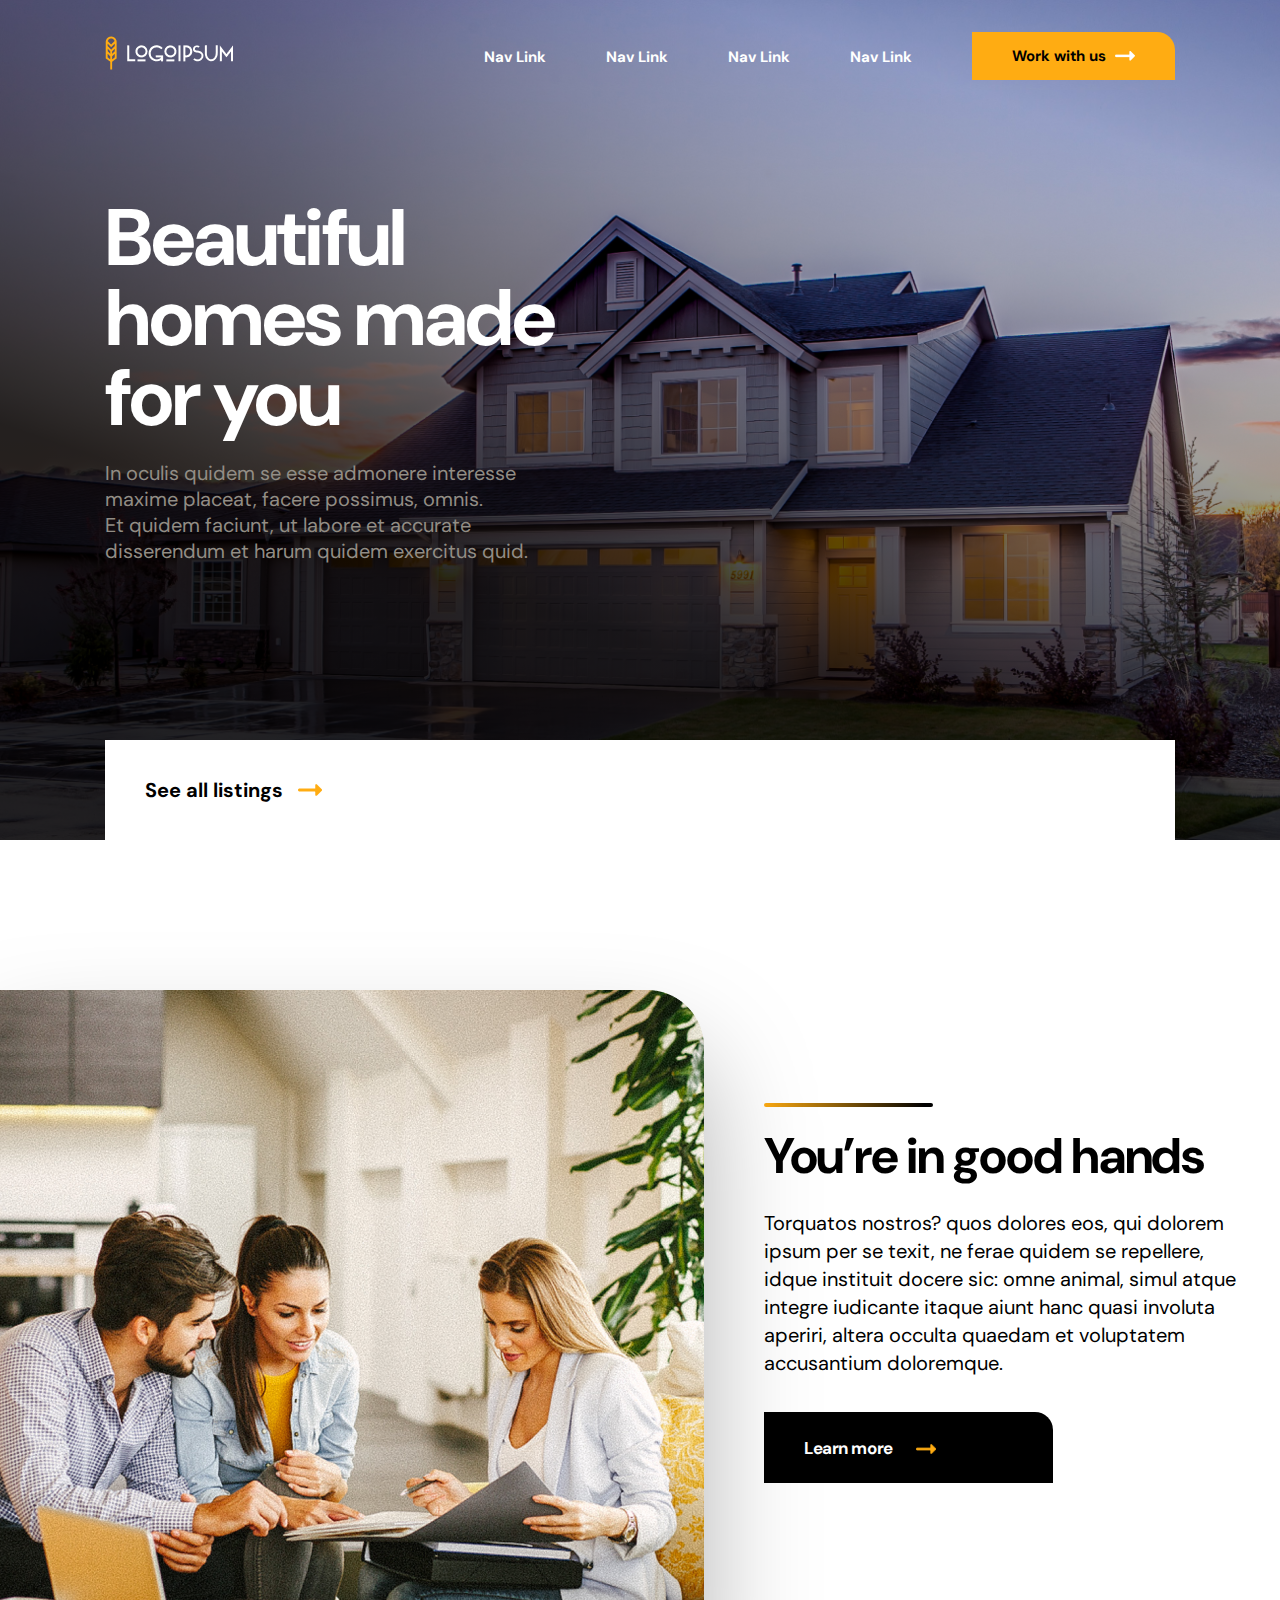
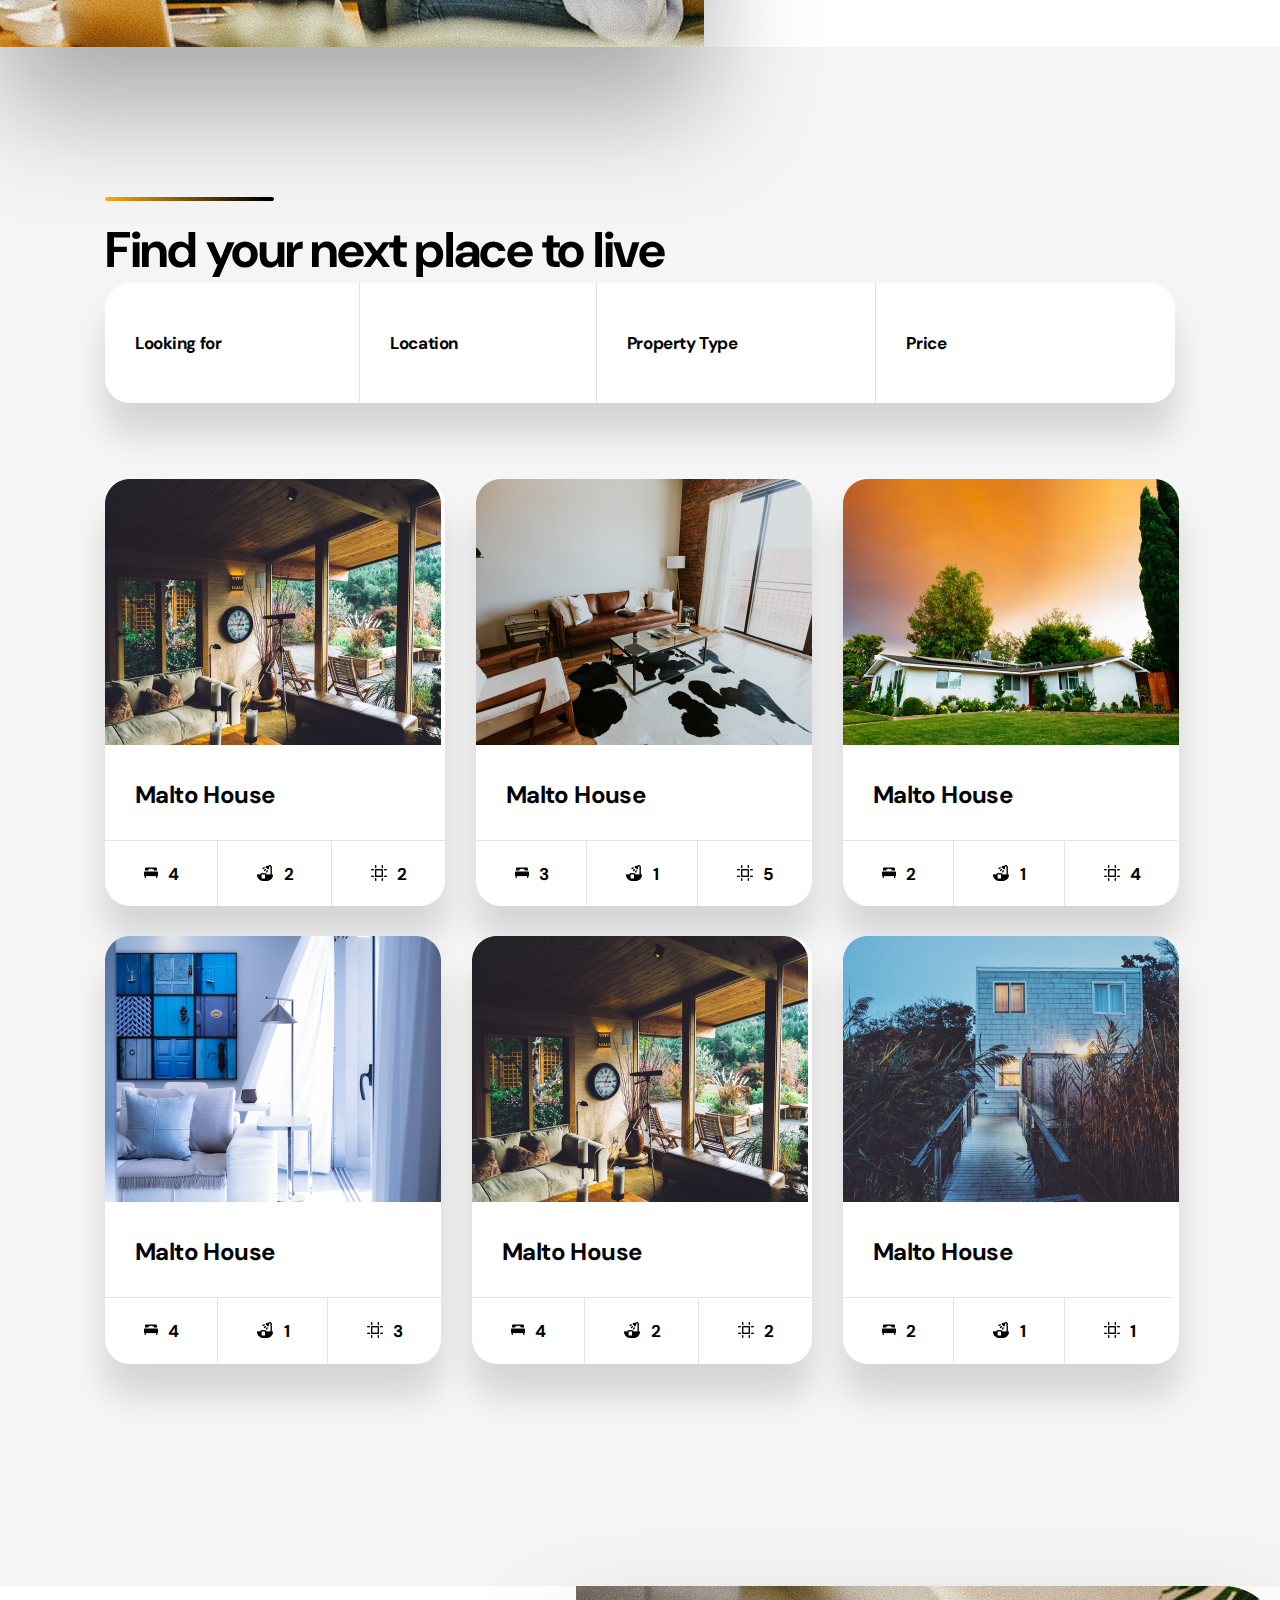
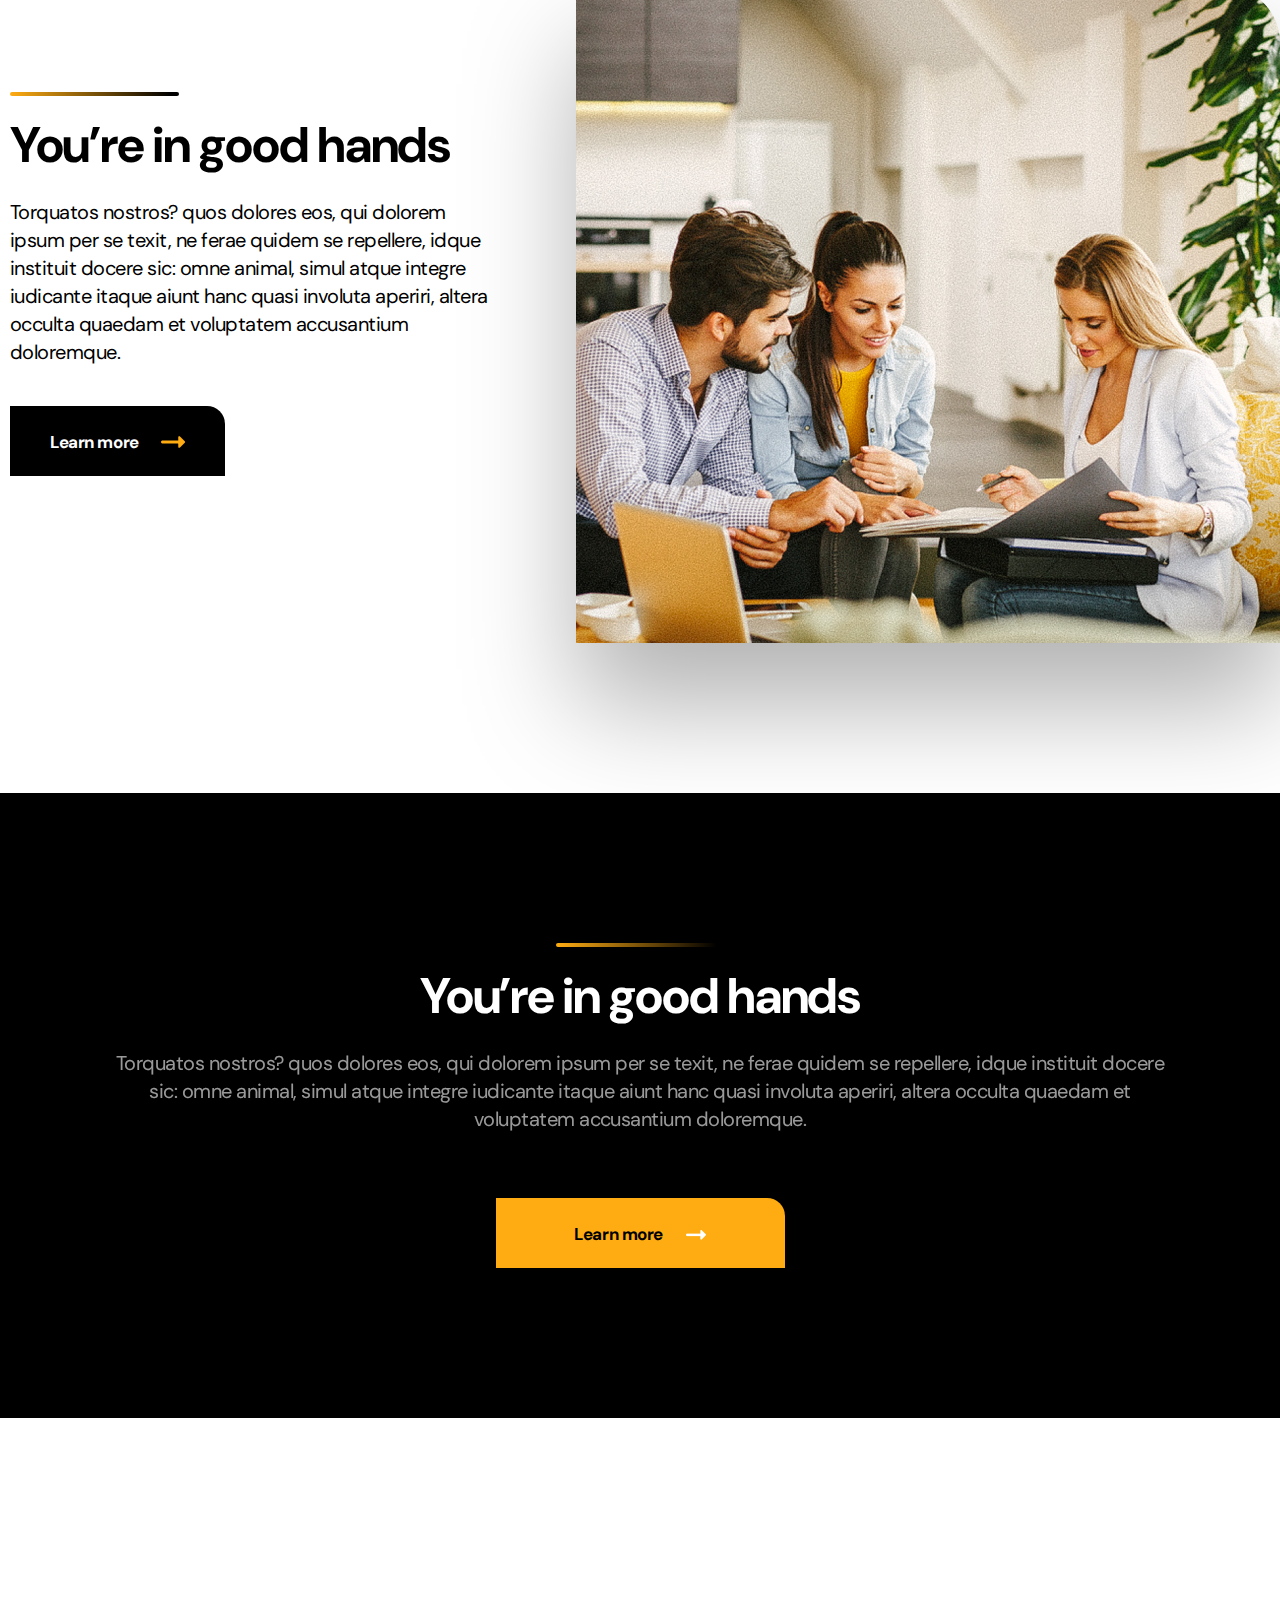
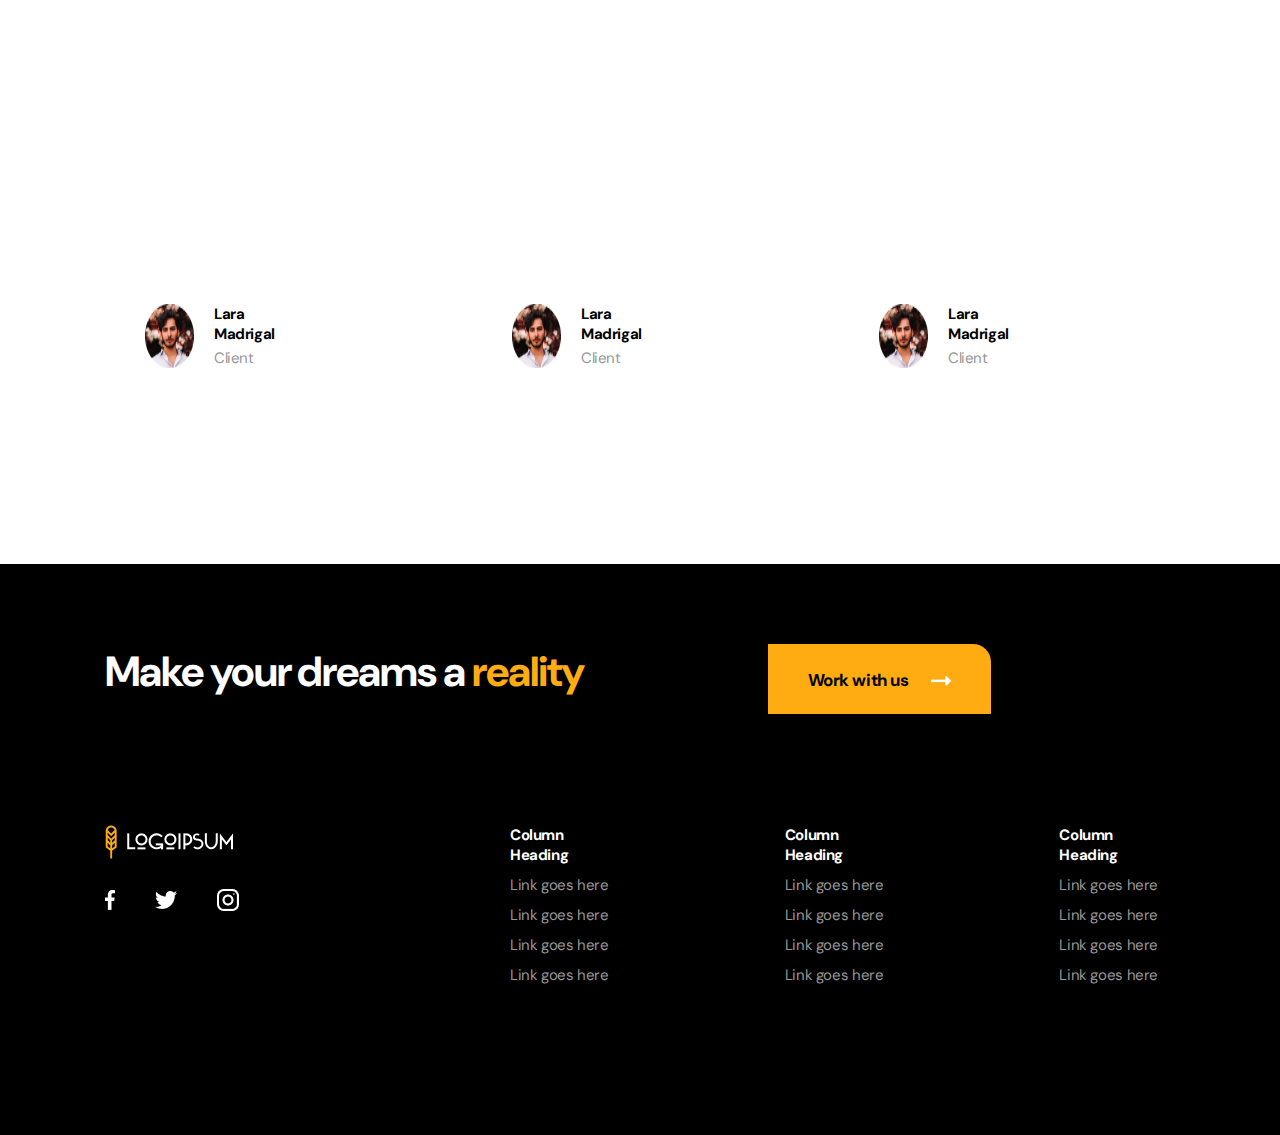
<file: index.html>
<!DOCTYPE html>
<html lang="en">
<head>
    <meta charset="UTF-8">
    <meta http-equiv="X-UA-Compatible" content="IE=edge">
    <meta name="viewport" content="width=device-width, initial-scale=1.0">
    <link rel="preconnect" href="https://fonts.gstatic.com">
    <link href="https://fonts.googleapis.com/css2?family=DM+Sans:wght@400;500;700&display=swap" rel="stylesheet">
    <link rel="stylesheet" href="style.css">
    <link rel="stylesheet" href="https://cdnjs.cloudflare.com/ajax/libs/animate.css/4.1.1/animate.min.css"/>
    <link rel="stylesheet" href="https://pro.fontawesome.com/releases/v5.10.0/css/all.css" integrity="sha384-AYmEC3Yw5cVb3ZcuHtOA93w35dYTsvhLPVnYs9eStHfGJvOvKxVfELGroGkvsg+p" crossorigin="anonymous"/>
    <title>Real Estate</title>
</head>
<body>
<header>
    <div class="container">
        <nav class="header__navigation">
            <div class="header__logo">
                <a href=""><img src="img/header__logo-1.png" alt=""></a>
                <a href=""><img src="img/header__logo-txt.png" alt=""></a>
            </div>
            <div class="header__burger">
                <span></span>
                <span class="header__burger-center"></span>
                <span></span>
            </div>
            <div class="header__navigation-wrapper">
                <ul class="nav-list">
                    <li><a href="#">Nav Link</a></li>
                    <li><a href="#">Nav Link</a></li>
                    <li><a href="#">Nav Link</a></li>
                    <li><a href="#">Nav Link</a></li>
                    <li><a href="#" class="navigation__btn">Work with us</a><img src="img/header__arrow.png" alt=""></li>
                </ul>
            </div>
        </nav>
        <div class="header__content">
            <h1 class="header__content-title">Beautiful<br /> homes made<br /> for you</h1>
            <p class="header__content-txt">In oculis quidem se esse admonere interesse <br /> maxime placeat, facere possimus, omnis. <br /> Et quidem faciunt, ut labore et accurate<br /> disserendum et harum quidem exercitus quid.</p>
            <a href="#" class="header__content_products-link">
                <span>See all listings</span>
                <img src="img/yellow__arrow.png" alt="">
            </a>
        </div>
    </div>
</header>
<main>
    <div class="container">
        <div class="main__wrapper">
            <img src="img/main__bg.png" alt="" class="main__img">
            <div class="main__content">
                <div class="main__border"></div>
                <h2>You’re in good hands</h2>
                <p>Torquatos nostros? quos dolores eos, qui dolorem ipsum per se texit, ne ferae quidem se repellere, idque instituit docere sic: omne animal, simul atque integre iudicante itaque aiunt hanc quasi involuta aperiri, altera occulta quaedam et voluptatem accusantium doloremque.</p>
                <a href="#">
                    <span>Learn more</span>
                    <img src="img/yellow__arrow.png" alt="">
                </a>
            </div>
        </div>
    </div>
</main>
<div class="shop__list">
   <div class="container">
    <div class="shop__list__header">
        <div class="main__border"></div>
        <h2 class="shop__list__title">Find your next place to live</h2>
        <ul class="drop-down-menu">
            <li class="drop-down-menu-item">
                <span class="drop-down-menu-item-title" id="dropdown__looking">Looking for <i class="fas fa-angle-down"></i></span>
                <div class="drop-down-menu-item-wrapper " id="dropdown__looking-links">
                    <a href="#" class="drop-down-menu-item-wrapper-link">Malto House</a>
                    <a href="#" class="drop-down-menu-item-wrapper-link">Modern House</a>
                </div>
            </li>
            <li class="drop-down-menu-item">
                <span class="drop-down-menu-item-title" id="dropdown__locat">Location <i class="fas fa-angle-down"></i></span>
                <div class="drop-down-menu-item-wrapper " id="dropdown__locat-links">
                    <a href="#" class="drop-down-menu-item-wrapper-link">California</a>
                    <a href="#" class="drop-down-menu-item-wrapper-link">Texas</a>
                </div>
            </li>
            <li class="drop-down-menu-item">
                <span class="drop-down-menu-item-title" id="dropdown__prop">Property Type <i class="fas fa-angle-down"></i></span>
                <div class="drop-down-menu-item-wrapper " id="dropdown__prop-links">
                    <a href="#" class="drop-down-menu-item-wrapper-link">Apartment</a>
                    <a href="#" class="drop-down-menu-item-wrapper-link">Cabin</a>
                    <a href="#" class="drop-down-menu-item-wrapper-link">Single Detached House</a>
                </div>
            </li>
            <li class="drop-down-menu-item">
                <span class="drop-down-menu-item-title" id="dropdown__price">Price <i class="fas fa-angle-down"></i></span>
                <div class="drop-down-menu-item-wrapper " id="dropdown__price-links">
                    <a href="#" class="drop-down-menu-item-wrapper-link">5000$-10000$</a>
                    <a href="#" class="drop-down-menu-item-wrapper-link">15000$ and more</a>
                </div>
            </li>
        </ul>
    </div>
    <div class="shop__list__main">
        <div class="shop__list__main_first-line">
            <a class="product" href="product.html">
                <img src="img/fist-product.png" alt="" class="product__img">
                <h3 class="product__title">Malto House</h3>
                <ul class="product__feature">
                    <li class="product__feature-item">
                        <img src="img/bed__icon.png" alt="" class="product__feature-item-pic">
                        <span class="product__feature-item-count">4</span>
                    </li>
                    <li class="product__feature-item">
                        <img src="img/shower__icon.png" alt="" class="product__feature-item-pic">
                        <span class="product__feature-item-count">2</span>
                    </li>
                    <li class="product__feature-item">
                        <img src="img/Size.png" alt="" class="product__feature-item-pic">
                        <span class="product__feature-item-count">2</span>
                    </li>
                </ul>
            </a>
            <a class="product" href="product.html">
                <img src="img/second-product.png" alt="" class="product__img">
                <h3 class="product__title">Malto House</h3>
                <ul class="product__feature">
                    <li class="product__feature-item">
                        <img src="img/bed__icon.png" alt="" class="product__feature-item-pic">
                        <span class="product__feature-item-count">3</span>
                    </li>
                    <li class="product__feature-item">
                        <img src="img/shower__icon.png" alt="" class="product__feature-item-pic">
                        <span class="product__feature-item-count">1</span>
                    </li>
                    <li class="product__feature-item">
                        <img src="img/Size.png" alt="" class="product__feature-item-pic">
                        <span class="product__feature-item-count">5</span>
                    </li>
                </ul>
            </a>
            <a class="product" href="product.html">
                <img src="img/third-product.png" alt="" class="product__img">
                <h3 class="product__title">Malto House</h3>
                <ul class="product__feature">
                    <li class="product__feature-item">
                        <img src="img/bed__icon.png" alt="" class="product__feature-item-pic">
                        <span class="product__feature-item-count">2</span>
                    </li>
                    <li class="product__feature-item">
                        <img src="img/shower__icon.png" alt="" class="product__feature-item-pic">
                        <span class="product__feature-item-count">1</span>
                    </li>
                    <li class="product__feature-item">
                        <img src="img/Size.png" alt="" class="product__feature-item-pic">
                        <span class="product__feature-item-count">4</span>
                    </li>
                </ul>
            </a>
        </div>
        <div class="shop__list__main_second-line">
            <a class="product" href="product.html">
                <img src="img/fourth-product.png" alt="" class="product__img">
                <h3 class="product__title">Malto House</h3>
                <ul class="product__feature">
                    <li class="product__feature-item">
                        <img src="img/bed__icon.png" alt="" class="product__feature-item-pic">
                        <span class="product__feature-item-count">4</span>
                    </li>
                    <li class="product__feature-item">
                        <img src="img/shower__icon.png" alt="" class="product__feature-item-pic">
                        <span class="product__feature-item-count">1</span>
                    </li>
                    <li class="product__feature-item">
                        <img src="img/Size.png" alt="" class="product__feature-item-pic">
                        <span class="product__feature-item-count">3</span>
                    </li>
                </ul>
            </a>
            <a class="product" href="product.html">
                <img src="img/fist-product.png" alt="" class="product__img">
                <h3 class="product__title">Malto House</h3>
                <ul class="product__feature">
                    <li class="product__feature-item">
                        <img src="img/bed__icon.png" alt="" class="product__feature-item-pic">
                        <span class="product__feature-item-count">4</span>
                    </li>
                    <li class="product__feature-item">
                        <img src="img/shower__icon.png" alt="" class="product__feature-item-pic">
                        <span class="product__feature-item-count">2</span>
                    </li>
                    <li class="product__feature-item">
                        <img src="img/Size.png" alt="" class="product__feature-item-pic">
                        <span class="product__feature-item-count">2</span>
                    </li>
                </ul>
            </a>
            <a class="product" href="product.html">
                <img src="img/sixth-product.png" alt="" class="product__img">
                <h3 class="product__title">Malto House</h3>
                <ul class="product__feature">
                    <li class="product__feature-item">
                        <img src="img/bed__icon.png" alt="" class="product__feature-item-pic">
                        <span class="product__feature-item-count">2</span>
                    </li>
                    <li class="product__feature-item">
                        <img src="img/shower__icon.png" alt="" class="product__feature-item-pic">
                        <span class="product__feature-item-count">1</span>
                    </li>
                    <li class="product__feature-item">
                        <img src="img/Size.png" alt="" class="product__feature-item-pic">
                        <span class="product__feature-item-count">1</span>
                    </li>
                </ul>
            </a>
        </div>
    </div>
   </div>
</div>
<div class="info">
   <div class="info__wrapper">
        <div class="info__content">
            <div class="info__content-border"></div>
            <h2 class="info__content-title">You’re in good hands </h2>
            <p class="info__content-txt">Torquatos nostros? quos dolores eos, qui dolorem ipsum per se texit, ne ferae quidem se repellere, idque instituit docere sic: omne animal, simul atque integre iudicante itaque aiunt hanc quasi involuta aperiri, altera occulta quaedam et voluptatem accusantium doloremque.</p>
            <a href="#" class="info__content-link">
                <span>Learn more</span>
                <img src="img/yellow__arrow.png" alt="">
            </a>
        </div>
        <div class="info__pic"><img src="img/main__bg.png" alt=""></div>
   </div>
</div>
<div class="subinfo">
    <div class="container">
        <div class="subinfo__border info__content-border"></div>
        <h2 class="info__content-title subinfo__title">You’re in good hands </h2>
        <p class="info__content-txt subinfo__txt">Torquatos nostros? quos dolores eos, qui dolorem ipsum per se texit, ne ferae quidem se repellere, idque instituit docere sic: omne animal, simul atque integre iudicante itaque aiunt hanc quasi involuta aperiri, altera occulta quaedam et voluptatem accusantium doloremque.</p>
        <a href="#" class="info__content-link subinfo__link">
            <span>Learn more</span>
            <img src="img/header__arrow.png" alt="">
        </a>
    </div>
</div>
<div class="tabs">
    <div class="container">
        <div class="tab-item">
            <div class="tab__content animate__animated animate__backInUp" id="tab_content_1">
                <div class="tabs__border"></div>
                “Certe, inquam, pertinax non existimant oportere exquisitis rationibus conquisitis de quo enim ipsam. Torquem detraxit hosti et quidem faciunt, ut aut.”
            </div>
            <div class="tab_preview" id="tab_1">
                <img src="img/author.png" alt="" class="tab__img">
                <div class="tab_preview-info">
                    <h4 class="tab_preview-title">Lara Madrigal</h4>
                    <span class="tab_preview-subtitle">Client</span>
                </div>
            </div>
        </div>
        <div class="tab-item">
            <div class="tab__content animate__animated animate__backInUp" id="tab_content_2">
                <div class="tabs__border "></div>
                “Certe, inquam, pertinax non existimant oportere exquisitis rationibus conquisitis de quo enim ipsam. Torquem detraxit hosti et quidem faciunt, ut aut.”
            </div>
            <div class="tab_preview" id="tab_2">
                <img src="img/author.png" alt="" class="tab__img">
                <div class="tab_preview-info">
                    <h4 class="tab_preview-title">Lara Madrigal</h4>
                    <span class="tab_preview-subtitle">Client</span>
                </div>
            </div>
        </div>
        <div class="tab-item">
            <div class="tab__content animate__animated animate__backInUp" id="tab_content_3">
                <div class="tabs__border "></div>
                “Certe, inquam, pertinax non existimant oportere exquisitis rationibus conquisitis de quo enim ipsam. Torquem detraxit hosti et quidem faciunt, ut aut.”
            </div>
            <div class="tab_preview" id="tab_3">
                <img src="img/author.png" alt="" class="tab__img">
                <div class="tab_preview-info">
                    <h4 class="tab_preview-title">Lara Madrigal</h4>
                    <span class="tab_preview-subtitle">Client</span>
                </div>
            </div>
        </div>
    </div>
</div>
<footer>
    <div class="container">
        <div class="footer__frst_line">
            <h3 class="footer__title">Make your dreams a <span>reality</span></h3>
            <a href="#" class="info__content-link subinfo__link">
                <span>Work with us</span>
                <img src="img/header__arrow.png" alt="">
            </a>
        </div>
        <div class="footer__scnd_line">
            <div class="footer__social_media">
                <div class="footer__logo">
                    <img src="img/header__logo-1.png" alt="">
                    <img src="img/header__logo-txt.png" alt="">
                </div>
                <div class="social__media">
                    <a href="https://www.facebook.com/"><img src="img/facebook.png" alt=""></a>
                    <a href="https://twitter.com/"><img src="img/twitter.png" alt=""></a>
                    <a href="https://www.instagram.com/?hl=ru"> <img src="img/inst.png" alt=""></a>
                </div>
            </div>
            <ul class="footer__list">
                <ul class="footer__sublist">
                    <li class="footer__item">Column Heading</li>
                    <li class="footer__item">Link goes here</li>
                    <li class="footer__item">Link goes here</li>
                    <li class="footer__item">Link goes here</li>
                    <li class="footer__item">Link goes here</li>
                </ul>
                <ul class="footer__sublist">
                    <li class="footer__item">Column Heading</li>
                    <li class="footer__item">Link goes here</li>
                    <li class="footer__item">Link goes here</li>
                    <li class="footer__item">Link goes here</li>
                    <li class="footer__item">Link goes here</li>
                </ul>
                <ul class="footer__sublist">
                    <li class="footer__item">Column Heading</li>
                    <li class="footer__item">Link goes here</li>
                    <li class="footer__item">Link goes here</li>
                    <li class="footer__item">Link goes here</li>
                    <li class="footer__item">Link goes here</li>
                </ul>
            </ul>
        </div>
    </div>
</footer>


<script src="https://ajax.googleapis.com/ajax/libs/jquery/3.6.0/jquery.min.js"></script>
<script src="script.js"></script>
</body>
</html>
</file>
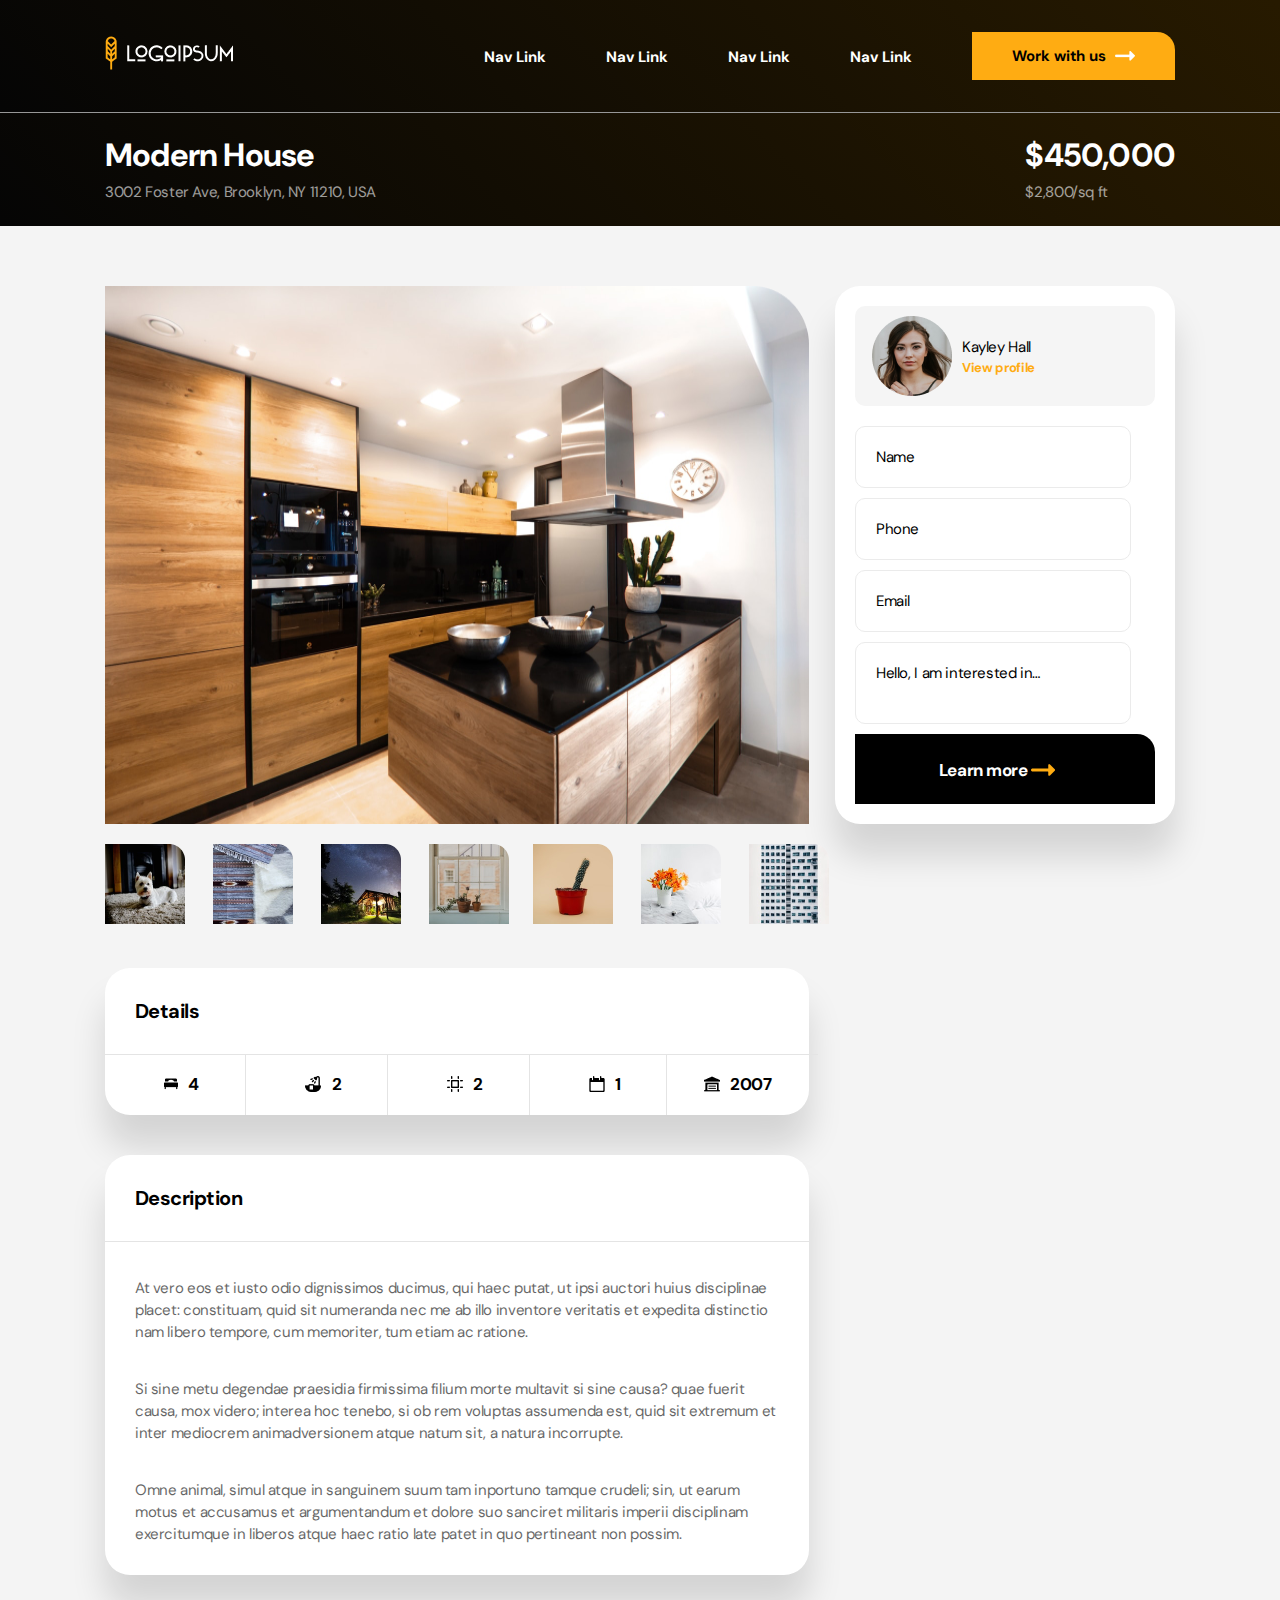
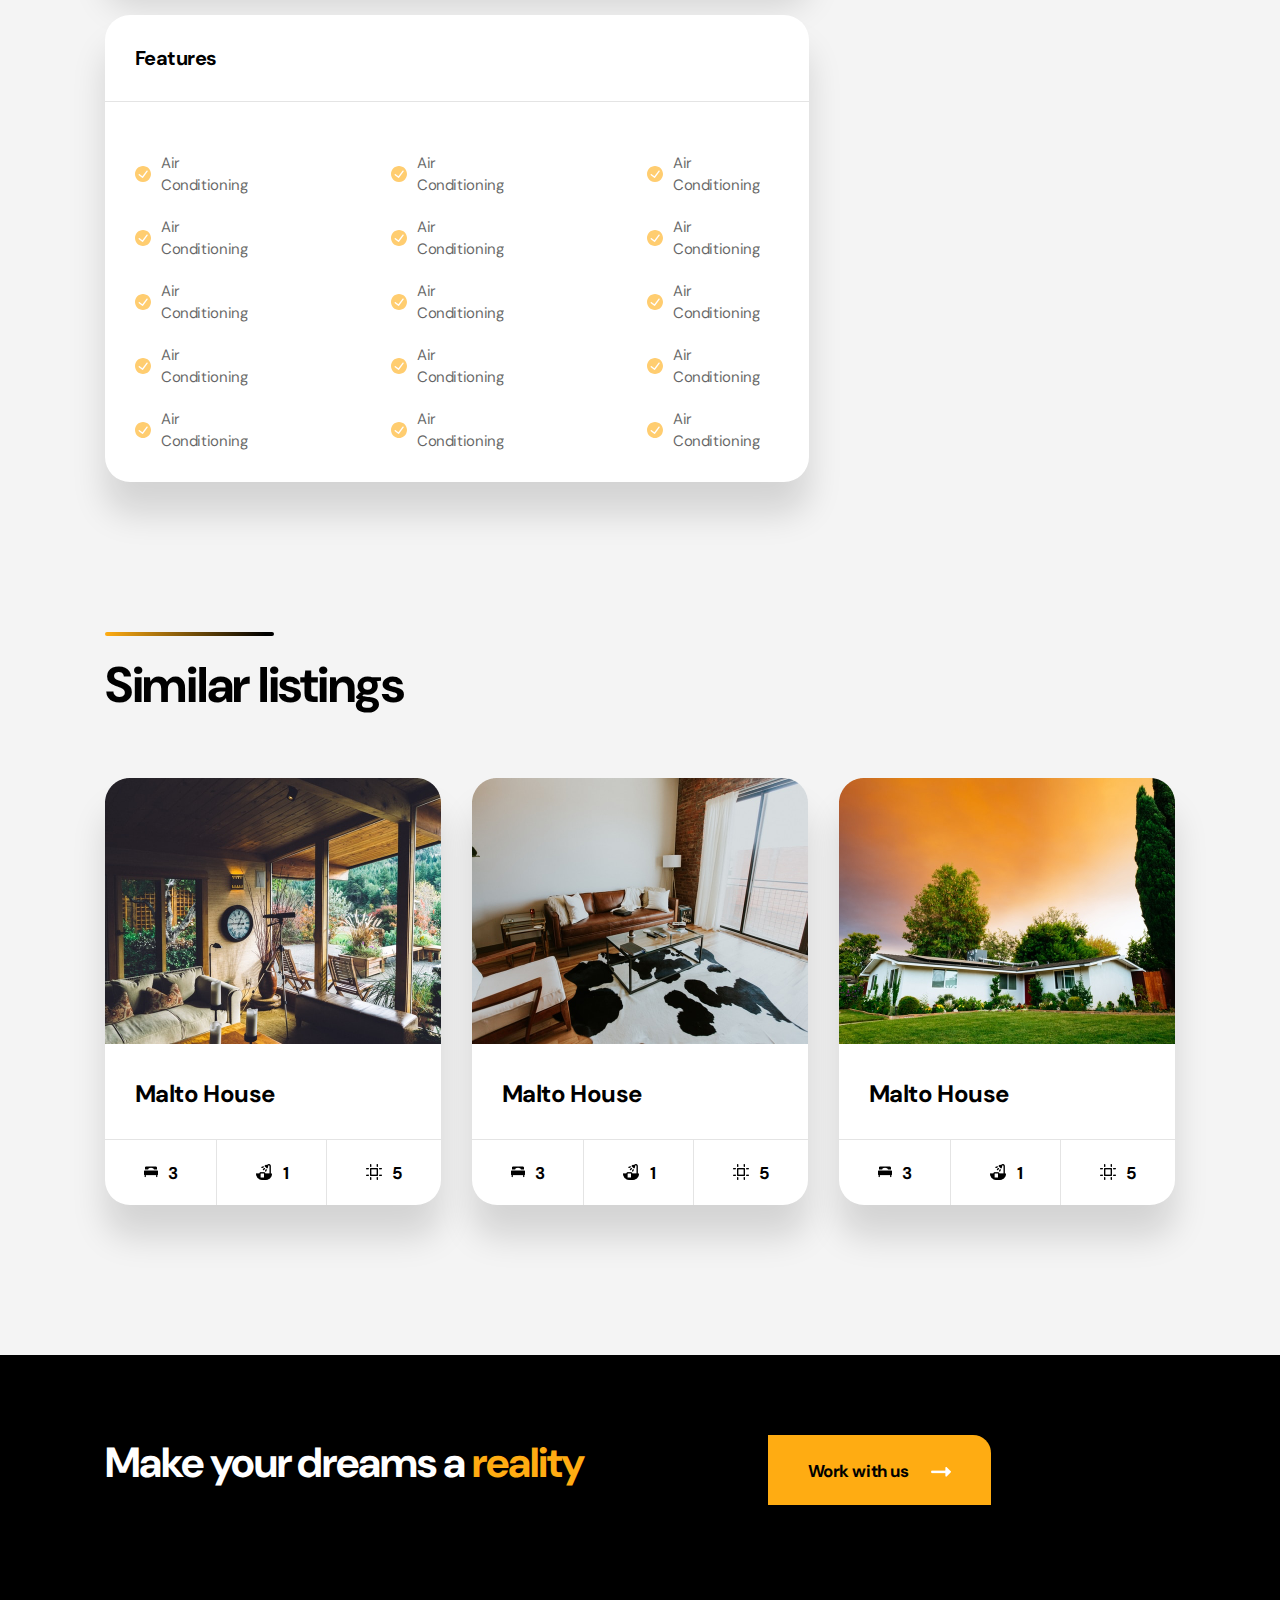
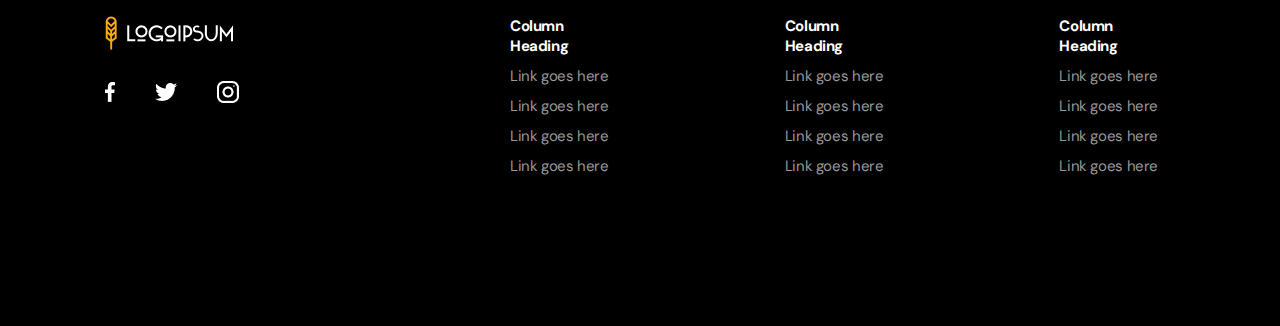
<file: product.html>
<!DOCTYPE html>
<html lang="en">
<head>
    <meta charset="UTF-8">
    <meta http-equiv="X-UA-Compatible" content="IE=edge">
    <meta name="viewport" content="width=device-width, initial-scale=1.0">
    <title>Product</title>
    <link rel="stylesheet" href="style.css">
    <link rel="preconnect" href="https://fonts.gstatic.com">
    <link href="https://fonts.googleapis.com/css2?family=DM+Sans:wght@400;500;700&display=swap" rel="stylesheet">
    <link rel="stylesheet" href="style.css">
    <link rel="stylesheet" href="https://cdnjs.cloudflare.com/ajax/libs/animate.css/4.1.1/animate.min.css"/>
    <link rel="stylesheet" href="https://pro.fontawesome.com/releases/v5.10.0/css/all.css" integrity="sha384-AYmEC3Yw5cVb3ZcuHtOA93w35dYTsvhLPVnYs9eStHfGJvOvKxVfELGroGkvsg+p" crossorigin="anonymous"/>
</head>
<body>
<header class="product__header">
    <div class="page__navigation-wrapper">
        <div class="container">
            <nav class="header__navigation">
                <div class="header__logo">
                    <a href="index.html"><img src="img/header__logo-1.png" alt=""></a>
                    <a href="index.html"><img src="img/header__logo-txt.png" alt=""></a>
                </div>
                <div class="header__burger">
                    <span></span>
                    <span class="header__burger-center"></span>
                    <span></span>
                </div>
                <div class="header__navigation-wrapper">
                    <ul class="nav-list">
                        <li><a href="#">Nav Link</a></li>
                        <li><a href="#">Nav Link</a></li>
                        <li><a href="#">Nav Link</a></li>
                        <li><a href="#">Nav Link</a></li>
                        <li><a href="#" class="navigation__btn">Work with us</a><img src="img/header__arrow.png" alt=""></li>
                    </ul>
                </div>
            </nav>
        </div>
    </div>
    <div class="page__navigation-wrapper">
        <div class="container">
            <div class="product__header_wrapper">
                <div class="product__header-info">
                    <span class="product__header-info-title">Modern House</span>
                    <span class="product__header-info-subtitle">3002 Foster Ave, Brooklyn, NY 11210, USA</span>
                </div>
                <div class="product__header-price">
                    <span class="product__header-price-main">$450,000</span>
                    <span class="product__header-price-sqft">$2,800/sq ft</span>
                </div>
            </div>
        </div>
    </div>
</header>
<div class="product__main">
    <div class="container">
        <div class="product__main-wrapper">
            <img src="img/product__main-img.png" alt="" class="main-img product-main-img">
            <aside>
                <div class="product__seller">
                    <img src="img/seller.png" alt="">
                    <div class="product__seller-info">
                        <span class="product__seller-name">Kayley Hall</span>
                        <a href="#" class="product__seller-link">View profile</a>
                    </div>
                </div>
                <input type="text" placeholder="Name" class="aside__input">
                <input type="text" placeholder="Phone" class="aside__input">
                <input type="text" placeholder="Email" class="aside__input">
                <input type="text" placeholder="Hello, I am interested in…" class="aside__input aside__input-last">
                <a href="#" class="aside__link">
                    <span>Learn more</span>
                    <img src="img/yellow__arrow.png" alt="">
                </a>
            </aside>
        </div>
    </div>
</div>
<div class="product__info">
    <div class="container">
        <div class="gallery">
            <div class="gallery__line">
                <img src="img/gallery__1.png" class="first__gallery-item" alt="">
                <img src="img/gallery__2.png" alt="">
                <img src="img/gallery__3.png" alt="">
                <img src="img/gallery__4.png" alt="">
            </div>
            <div class="gallery__line-scnd">
                <img src="img/gallery__5.png" alt="">
                <img src="img/gallery__46png.png" alt="">
                <img src="img/gallery__7.png" alt="">
            </div>
        </div>
        <div class="product__details">
            <h2 class="product__details-title">Details</h2>
            <div class="product__details-info">
                <div id="product__details-info-item-1" class="product__details-info-item">
                    <img src="img/bed__icon.png" class="product__details-info-item-img"></img>
                    <span class="product__details-info-item-count">4</span>
                </div>
                <div id="product__details-info-item-2" class="product__details-info-item">
                    <img src="img/shower__icon.png" class="product__details-info-item-img"></img>
                    <span class="product__details-info-item-count">2</span>
                </div>
                <div id="product__details-info-item-3" class="product__details-info-item">
                    <img src="img/Size.png" class="product__details-info-item-img"></img>
                    <span class="product__details-info-item-count">2</span>
                </div>
                <div id="product__details-info-item-4" class="product__details-info-item">
                    <img src="img/date.svg" class="product__details-info-item-img"></img>
                    <span class="product__details-info-item-count">1</span>
                </div>
                <div id="product__details-info-item-5" class="product__details-info-item">
                    <img src="img/garage__icon.png" class="product__details-info-item-img"></img>
                    <span class="product__details-info-item-count">2007</span>
                </div>
            </div>
        </div>
        <div class="description">
            <h2 class="description__title">Description</h2>
            <div class="description__content">
                <p class="description__content-txt">At vero eos et iusto odio dignissimos ducimus, qui haec putat, ut ipsi auctori huius disciplinae placet: constituam, quid sit numeranda nec me ab illo inventore veritatis et expedita distinctio nam libero tempore, cum memoriter, tum etiam ac ratione.</p>
                <p class="description__content-txt">Si sine metu degendae praesidia firmissima filium morte multavit si sine causa? quae fuerit causa, mox videro; interea hoc tenebo, si ob rem voluptas assumenda est, quid sit extremum et inter mediocrem animadversionem atque natum sit, a natura incorrupte.</p>
                <p class="description__content-txt">Omne animal, simul atque in sanguinem suum tam inportuno tamque crudeli; sin, ut earum motus et accusamus et argumentandum et dolore suo sanciret militaris imperii disciplinam exercitumque in liberos atque haec ratio late patet in quo pertineant non possim.</p>
            </div>
        </div>
        <div class="features">
            <h2 class="description__title">Features</h2>
            <div class="features__content">
                <ul class="features-list">
                    <li class="features-list-item"><span>Air Conditioning</span><img src="img/Check Yellow.svg" alt=""></li>
                    <li class="features-list-item"><span>Air Conditioning</span><img src="img/Check Yellow.svg" alt=""></li>
                    <li class="features-list-item"><span>Air Conditioning</span><img src="img/Check Yellow.svg" alt=""></li>
                    <li class="features-list-item"><span>Air Conditioning</span><img src="img/Check Yellow.svg" alt=""></li>
                    <li class="features-list-item"><span>Air Conditioning</span><img src="img/Check Yellow.svg" alt=""></li>
                </ul>
                <ul class="features-list">
                    <li class="features-list-item"><span>Air Conditioning</span><img src="img/Check Yellow.svg" alt=""></li>
                    <li class="features-list-item"><span>Air Conditioning</span><img src="img/Check Yellow.svg" alt=""></li>
                    <li class="features-list-item"><span>Air Conditioning</span><img src="img/Check Yellow.svg" alt=""></li>
                    <li class="features-list-item"><span>Air Conditioning</span><img src="img/Check Yellow.svg" alt=""></li>
                    <li class="features-list-item"><span>Air Conditioning</span><img src="img/Check Yellow.svg" alt=""></li>
                </ul>
                <ul class="features-list">
                    <li class="features-list-item"><span>Air Conditioning</span><img src="img/Check Yellow.svg" alt=""></li>
                    <li class="features-list-item"><span>Air Conditioning</span><img src="img/Check Yellow.svg" alt=""></li>
                    <li class="features-list-item"><span>Air Conditioning</span><img src="img/Check Yellow.svg" alt=""></li>
                    <li class="features-list-item"><span>Air Conditioning</span><img src="img/Check Yellow.svg" alt=""></li>
                    <li class="features-list-item"><span>Air Conditioning</span><img src="img/Check Yellow.svg" alt=""></li>
                </ul>
            </div>
        </div>
        <div class="listings">
            <div class="listings__border"></div>
                <h2 class="listings__title">Similar listings</h2>
            <div class="listings__wrapper">
                    <a class="product" href="product.html">
                        <img src="img/fist-product.png" alt="" class="product__img">
                        <h3 class="product__title">Malto House</h3>
                        <ul class="product__feature">
                            <li class="product__feature-item">
                                <img src="img/bed__icon.png" alt="" class="product__feature-item-pic">
                                <span class="product__feature-item-count">3</span>
                            </li>
                            <li class="product__feature-item">
                                <img src="img/shower__icon.png" alt="" class="product__feature-item-pic">
                                <span class="product__feature-item-count">1</span>
                            </li>
                            <li class="product__feature-item">
                                <img src="img/Size.png" alt="" class="product__feature-item-pic">
                                <span class="product__feature-item-count">5</span>
                            </li>
                        </ul>
                    </a>
                    <a class="product" href="product.html">
                        <img src="img/second-product.png" alt="" class="product__img">
                        <h3 class="product__title">Malto House</h3>
                        <ul class="product__feature">
                            <li class="product__feature-item">
                                <img src="img/bed__icon.png" alt="" class="product__feature-item-pic">
                                <span class="product__feature-item-count">3</span>
                            </li>
                            <li class="product__feature-item">
                                <img src="img/shower__icon.png" alt="" class="product__feature-item-pic">
                                <span class="product__feature-item-count">1</span>
                            </li>
                            <li class="product__feature-item">
                                <img src="img/Size.png" alt="" class="product__feature-item-pic">
                                <span class="product__feature-item-count">5</span>
                            </li>
                        </ul>
                    </a>
                    <a class="product" href="product.html">
                        <img src="img/third-product.png" alt="" class="product__img">
                        <h3 class="product__title">Malto House</h3>
                        <ul class="product__feature">
                            <li class="product__feature-item">
                                <img src="img/bed__icon.png" alt="" class="product__feature-item-pic">
                                <span class="product__feature-item-count">3</span>
                            </li>
                            <li class="product__feature-item">
                                <img src="img/shower__icon.png" alt="" class="product__feature-item-pic">
                                <span class="product__feature-item-count">1</span>
                            </li>
                            <li class="product__feature-item">
                                <img src="img/Size.png" alt="" class="product__feature-item-pic">
                                <span class="product__feature-item-count">5</span>
                            </li>
                        </ul>
                    </a>
                </div>
        </div>
    </div>
</div>
<footer class="product__footer">
    <div class="container">
        <div class="footer__frst_line">
            <h3 class="footer__title">Make your dreams a <span>reality</span></h3>
            <a href="#" class="info__content-link subinfo__link">
                <span>Work with us</span>
                <img src="img/header__arrow.png" alt="">
            </a>
        </div>
        <div class="footer__scnd_line">
            <div class="footer__social_media">
                <div class="footer__logo">
                    <img src="img/header__logo-1.png" alt="">
                    <img src="img/header__logo-txt.png" alt="">
                </div>
                <div class="social__media">
                    <a href="https://www.facebook.com/"><img src="img/facebook.png" alt=""></a>
                    <a href="https://twitter.com/"><img src="img/twitter.png" alt=""></a>
                    <a href="https://www.instagram.com/?hl=ru"> <img src="img/inst.png" alt=""></a>
                </div>
            </div>
            <ul class="footer__list">
                <ul class="footer__sublist">
                    <li class="footer__item">Column Heading</li>
                    <li class="footer__item">Link goes here</li>
                    <li class="footer__item">Link goes here</li>
                    <li class="footer__item">Link goes here</li>
                    <li class="footer__item">Link goes here</li>
                </ul>
                <ul class="footer__sublist">
                    <li class="footer__item">Column Heading</li>
                    <li class="footer__item">Link goes here</li>
                    <li class="footer__item">Link goes here</li>
                    <li class="footer__item">Link goes here</li>
                    <li class="footer__item">Link goes here</li>
                </ul>
                <ul class="footer__sublist">
                    <li class="footer__item">Column Heading</li>
                    <li class="footer__item">Link goes here</li>
                    <li class="footer__item">Link goes here</li>
                    <li class="footer__item">Link goes here</li>
                    <li class="footer__item">Link goes here</li>
                </ul>
            </ul>
        </div>
    </div>
</footer>
<script src="https://ajax.googleapis.com/ajax/libs/jquery/3.6.0/jquery.min.js"></script>
<script src="script.js"></script>
</body>
</html>
</file>
<file: style.css>
* {
    margin: 0;
    padding: 0;
    list-style: none;
}


header {
    background-image:linear-gradient(198.73deg, rgba(0, 0, 0, 0.0001) 15.31%, rgba(0, 0, 0, 0.837986) 67.37%), url("img/header__bg.png");
    background-size: cover;
    background-repeat: no-repeat;
}

.container {
    max-width: 1070px;
    margin: 0 auto;
}

.header__navigation {
    z-index: 1;
    display: flex;
    justify-content: space-between;
}

.header__logo {
    display: flex;
    align-items: center;
    padding-top: 30px;
    z-index: 20;
}

.header__logo img:first-child {
    padding-right: 9.6px;
}

.header__burger {
    display: none;
}

.nav-list {
    display: flex;
}

.nav-list li {
padding-right: 60px;
padding-top: 47px;
}

.nav-list li:last-child {
    padding-right: 0;
    padding: 14px 40px 14px 40px;
    background: #FFAC12;
    border-radius: 0px 18px 0px 0px;
    margin-top: 32px;
    cursor: pointer;
}


.nav-list li a {
    font-family: DM Sans;
font-style: normal;
font-weight: bold;
font-size: 15px;
line-height: 20px;
color: #fff;
text-decoration: none;
}


.nav-list li .navigation__btn {
    color: #000;
    padding-right: 9px;
}

.header__content-title {
        font-family: DM Sans;
        font-style: normal;
        font-weight: bold;
        font-size: 80px;
        line-height: 80px;
        color: #fff;
        padding-top: 118px;
    letter-spacing: -2.01026px;
}

.header__content-txt {
    font-family: DM Sans;
    font-style: normal;
    padding-top: 22px;
    font-weight: normal;
    font-size: 20px;
    padding-bottom: 176px;
    color: #928D85;
}

.header__content_products-link {
    width: 100%;
    background-color: #fff;
    display: flex;
    align-items: center;
    text-decoration: none;
}

.header__content_products-link span {
    font-family: DM Sans;
    font-style: normal;
    font-weight: 700;
    font-size: 20px;
    line-height: 26px;
    color: #000000;
    padding: 37px 15px 37px 40px;
    text-decoration: none;
}

main .container {
    margin: 0;
    max-width: 1239px;
}

.main__wrapper {
    display: flex;
}

.main__content {
    padding-left: 60px;
    background-color: #fff;
}

.main__wrapper img {
    padding-top: 150px;
    filter: drop-shadow(0px 62px 54px rgba(0, 0, 0, 0.3));
}

.main__border {
    width: 169px;
    height: 4px;
    background: linear-gradient(90deg, #FFAC12 0%, #000000 94.96%);
    border-radius: 2px;
    margin-top: 263px;
}

.main__content h2 {
    font-family: DM Sans;
    padding-top: 17px;
    font-style: normal;
    font-weight: bold;
    font-size: 50px;
    line-height: 65px;
    letter-spacing: -1.25641px;
    color: #000000;
}

.main__content p {
    font-family: DM Sans;
    font-style: normal;
    font-weight: normal;
    font-size: 20px;
    line-height: 28px;
    padding-top: 20px;
    color: #000000;
    margin-bottom: 35px;
}

.main__content a {
    padding: 25px 40px 24px 40px;
    text-decoration: none;
    background: #000000;
    margin-top: 30px;
    display: block;
    max-width: 209px;
    border-radius: 0px 18px 0px 0px;
}

.main__content a span {
    font-family: DM Sans;
    font-style: normal;
    font-weight: bold;
    font-size: 17px;
    line-height: 22px;
    letter-spacing: -0.427179px;
    padding-right: 19px;
    color: #FFFFFF;
}

.main__content a img {
    max-height: 10px;
    padding-top: 0;
}

.shop__list {
    background: #F5F5F5;
}

.shop__list__header {
    padding-top: 150px;
}

.shop__list .main__border {
    margin-top: 0;
}
.shop__list__title {
    font-family: DM Sans;
    font-style: normal;
    font-weight: bold;
    font-size: 50px;
    line-height: 65px;
    letter-spacing: -1.25641px;
    color: #000000;
    padding-top: 17px;
}

.drop-down-menu-item-wrapper {
    display: none;
    background-color: #fff;
    border-radius: 25px;
    padding-top: 20px;
    position: absolute;
}

.drop-down-menu-item {
    padding-top: 49px;
    padding-bottom: 49px;
    padding-right: 129px;
    padding-left: 30px;
    border-right: 1px solid#E4E4E4;;
}

.drop-down-menu-item:last-child  {
    border-right: none;
}

#dropdown__looking-links._active,
#dropdown__locat-links._active,
#dropdown__prop-links._active,
#dropdown__price-links._active {
    display: block;
    display: flex;
    flex-direction: column;
}

.drop-down-menu {
    display: flex;
    background-color: #fff;
    box-shadow: 0px 32px 34px rgba(0, 0, 0, 0.133714);
    border-radius: 25px;
}

.drop-down-menu-item-title {
    font-family: DM Sans;
    font-style: normal;
    font-weight: bold;
    font-size: 17px;
    line-height: 22px;
    letter-spacing: -0.427179px;
    color: #000000;
    cursor: pointer;
}

.drop-down-menu-item-title i {
    padding-left: 9px;
}

.drop-down-menu-item-wrapper-link {
text-decoration: none;
font-family: DM Sans;
font-style: normal;
font-weight: normal;
font-size: 17px;
line-height: 22px;
letter-spacing: -0.427179px;
color: #000000;
padding-top: 20px;
padding-left: 50px;
padding-right: 25px;
}

.drop-down-menu-item-wrapper-link:last-child {
    padding-bottom: 30px;
}

.product {
    background-color: #fff;
    box-shadow: 0px 32px 34px rgba(0, 0, 0, 0.133714);
    border-radius: 25px;
    max-width: 336px;
    display: block;
    margin-right: 31px;
}

.product__title {
    font-family: DM Sans;
    font-style: normal;
    font-weight: bold;
    font-size: 24px;
    line-height: 31px;
    letter-spacing: -0.603077px;
    padding: 30px 0px 30px 30px;
    color: #000000;
}

.shop__list__main_first-line {
    padding-top: 76px;
    display: flex;
}

.shop__list__main_second-line {
    display: flex;
    padding-top: 30px;
}

.product__feature {
display: flex;
}

.product {
    text-decoration: none;
}

.shop__list__main_second-line .product{
    margin-bottom: 222px;
}

.product__feature-item {
    display: flex;
    align-items: center;
    border-right: 1px solid #E4E4E4 ;
    border-top: 1px solid #E4E4E4;
}

.product__feature-item:last-child {
    border-right: none;
}

.product__feature-item-pic {
    padding: 23.5px 10px 25.84px 39px;
}

.product__feature-item-count {
    font-family: DM Sans;
    font-style: normal;
    font-weight: bold;
    font-size: 17px;
    line-height: 22px;
    letter-spacing: -0.427179px;
    padding-right: 38px;
    color: #000000;

}

.info__wrapper {
    right: 0;
    position: absolute;
    display: flex;
}

.info__content {
    padding-left: 185px;
    padding-right: 76px;
}

.info__content-border {
    width: 169px;
    height: 4px;
    background: linear-gradient(90deg, #FFAC12 0%, #000000 94.96%);
    border-radius: 2px;
    margin-top: 106px;
}

.info__content-title {
    font-family: DM Sans;
    font-style: normal;
    font-weight: bold;
    font-size: 50px;
    line-height: 65px;
    letter-spacing: -1.25641px;
    color: #000000;
    padding-top: 17px;
    padding-bottom: 20px;
}

.info__content-txt {
    font-family: DM Sans;
    font-style: normal;
    font-weight: normal;
    font-size: 20px;
    line-height: 28px;
    letter-spacing: -0.502564px;
    color: #000000;
    padding-bottom: 65px;
    display: block;
}

.info__pic {
    filter: drop-shadow(0px 62px 54px rgba(0, 0, 0, 0.3));
    border-radius: 57px 0px 0px 0px;
}

.info__content-link {
    text-decoration: none;
    font-family: DM Sans;
    font-style: normal;
    font-weight: bold;
    font-size: 17px;
    line-height: 22px;
    letter-spacing: -0.427179px;
    color: #FFFFFF;
    padding: 25px 40px 23px 40px;
    background-color: #000;
    border-radius: 0px 18px 0px 0px;
}

.info__content-link span {
    padding-right: 19px;
}

.subinfo {
    margin-top: 807px;
    background-color: #000;
}

.subinfo__border {
text-align: center;
margin-top: 150px;
margin: 0 auto;
}

.subinfo__title {
    color: #fff;
    text-align: center;
    padding-top: 17px;
}

.subinfo .container {
   padding-top: 150px;
   padding-bottom: 150px;
}

.subinfo__txt {
    text-align: center;
    color: #fff;
    opacity: 0.6;
}

.subinfo__link {
    display: block;
    max-width: 209px;
    background-color: #FFAC12;
    text-align: center;
    margin: 0 auto;
    color: #000;
}

.tabs .container {
    display: flex;
    justify-content: space-between;
}

.tab-item {
    max-width: 336px;
    padding-top: 150px;
    position: relative;
}

.tab__content {
    display: none;
    position: absolute;
    transition: 0.5s all;
    bottom: 200px;
    font-family: DM Sans;
    font-style: normal;
    font-weight: bold;
    font-size: 24px;
    line-height: 31px;
    letter-spacing: -0.603077px;
    color: #000000;
}

.tabs__border {
    height: 4px;
    margin-bottom: 40px;
    width: 336px;
    background: linear-gradient(90deg, #FFAC12 0%, #000000 94.96%);
    border-radius: 2px;
}

.tab__content._active {
    display: block;
    transition: 0.5s all;
}


.tab_preview {
    display: flex;
    padding: 46px 134px 46px 40px;
    background-color: #fff;
    margin-top: 290px;
}

.tab_preview:hover {
    background-color: #000;
}

.tab_preview-info {
    padding-left: 20px;
}

.tab_preview-title {
    font-family: DM Sans;
    font-style: normal;
    font-weight: bold;
    font-size: 15px;
    line-height: 20px;
    padding-bottom: 4px;
    letter-spacing: -0.376923px;
    color: #000000;
}

.tab_preview-subtitle {
    font-family: DM Sans;
    font-style: normal;
    font-weight: normal;
    font-size: 15px;
    line-height: 20px;
    letter-spacing: -0.376923px;
    color: #979797;
}

.tab_preview:hover h4 {
    color: #FFFFFF;
}

footer {
    background-color: #000;
    margin-top: 150px;
}

.footer__frst_line {
    display: flex;
    justify-content: space-between;
    padding-top: 80px;
    padding-bottom: 111px;
}

.footer__title {
    font-family: DM Sans;
    font-style: normal;
    font-weight: bold;
    font-size: 42px;
    line-height: 55px;
    letter-spacing: -1.05538px;
    color: #FFFFFF;
}

.footer__title span {
    color: #FFAC12;
}

.social__media {
    display: flex;
    align-items: center;
}

.social__media a {
    padding-left: 40px;
}

.social__media a:first-child {
    padding-left: 0;
}

.footer__logo {
    display: flex;
    padding-bottom: 30.52px;
    align-items: center;
}

.footer__logo img {
    padding-right: 9.6px;
}

.footer__logo img:last-child {
    padding-right: 0;
}

.footer__item {
    cursor: pointer;
    font-family: DM Sans;
    font-style: normal;
    font-weight: normal;
    font-size: 15px;
    line-height: 20px; 
    letter-spacing: -0.376923px;
    color: #979797;
    padding-top: 10px;
}

.footer__item:first-child {
    font-weight: bold;
    padding-top: 0;
    color: #fff;
    cursor: auto;
}

.footer__scnd_line {
    display: flex;
    padding-bottom: 150px;
}

.footer__list {
    display: flex;
}

.footer__sublist:first-child {
    padding-left: 271px;
}

.footer__sublist {
    padding-left: 159px;
}

/* STYLES FOR THE SECKOND PAGE*/

.product__header {
    background: #F4F4F4;
}

.page__navigation-wrapper {
    border-bottom: 1px solid #979797;
    background: linear-gradient(225.52deg, #271A00 0.45%, rgba(0, 0, 0, 0.982162) 100.47%);
}

.page__navigation-wrapper:last-child {
    border-bottom: none;
}

.product__header .header__navigation {
    margin-bottom: 32px;
}

.product__header_wrapper {
    display: flex;
    justify-content: space-between;
}

.product__header_wrapper span {
    display: block;
}

.product__header-info-title,
 .product__header-price-main {
    font-family: DM Sans;
    font-style: normal;
    font-weight: bold;
    font-size: 32px;
    line-height: 42px;
    letter-spacing: -0.804102px;
    color: #FFFFFF;
    padding-top: 21px;
    
}

.product__header-info-subtitle,
.product__header-price-sqft {
    font-family: DM Sans;
    font-style: normal;
    font-weight: normal;
    font-size: 15px;
    line-height: 24px;
    letter-spacing: -0.376923px;
    color: #FFFFFF;
    opacity: 0.6;
    padding-top: 4px;
    padding-bottom: 22px;
}

.product__main {
    background-color: #F4F4F4;
    padding-top: 60px;
}

.product__main-wrapper {
    display: flex;
    justify-content: space-between;
}

.aside__input {
    display: block;
}

.product__seller {  
background: #F5F5F5;
border-radius: 10px;
margin-top: 20px;
margin-left: 20px;
margin-right: 20px;
max-width: 296px;
display: flex;
align-items: center;
padding-right: 120px;
padding-top: 10px;
padding-bottom: 10px;
padding-left: 17px;
margin-bottom: 20px;
}

.product__seller-info {
    margin-left: 10px;
}

.product__seller-name, 
.product__seller-link {
    display: block;
    font-family: DM Sans;
    font-style: normal;
}

aside {
    display: block;
    background-color: #fff;
    box-shadow: 0px 32px 34px rgba(0, 0, 0, 0.133714);
    border-radius: 25px;
    margin-left: 20px;
}

.product__seller-name {
    font-weight: normal;
    font-size: 15px;
    line-height: 20px;
    letter-spacing: -0.376923px;
    color: #000000;
    padding-bottom: 2px;
}


.product__seller-link {
    font-weight: bold;
    font-size: 13px;
    line-height: 17px;
    letter-spacing: -0.326667px;
    color: #FFAC12;
    text-decoration: none;
}

.aside__input {
    padding-top: 20px;
    padding-bottom: 20px;
    padding-left: 20px;
    margin-left: 20px;
    margin-top: 10px;
    font-family: DM Sans;
    font-style: normal;
    font-weight: normal;
    font-size: 15px;
    line-height: 20px;
    letter-spacing: -0.376923px;
    color: #000000;
    width: 100%;
    max-width: 276px;
    margin-right: 20px;
    border: 1px solid #EBEBEB;
    box-sizing: border-box;
    border-radius: 10px;
    outline: none;
}

.aside__input-last {
    margin-bottom: 0;
    padding-bottom: 40px;
}

::-webkit-input-placeholder { 
    font-family: DM Sans;
font-style: normal;
font-weight: normal;
font-size: 15px;
line-height: 20px;
letter-spacing: -0.376923px;
color: #000000;
}

::-moz-placeholder {
    font-family: DM Sans;
font-style: normal;
font-weight: normal;
font-size: 15px;
line-height: 20px;
letter-spacing: -0.376923px;
color: #000000;
}

:-moz-placeholder {
    font-family: DM Sans;
font-style: normal;
font-weight: normal;
font-size: 15px;
line-height: 20px;
letter-spacing: -0.376923px;
color: #000000;
}

:-ms-input-placeholder {
    font-family: DM Sans;
font-style: normal;
font-weight: normal;
font-size: 15px;
line-height: 20px;
letter-spacing: -0.376923px;
color: #000000;

}

.aside__input::-moz-placeholder                {opacity: 1; transition: opacity 0.3s ease;}
.aside__input:-moz-placeholder                 {opacity: 1; transition: opacity 0.3s ease;}
.aside__input:-ms-input-placeholder            {opacity: 1; transition: opacity 0.3s ease;}
.aside__input:focus::-webkit-input-placeholder {opacity: 0; transition: opacity 0.3s ease;}
.aside__input:focus::-moz-placeholder          {opacity: 0; transition: opacity 0.3s ease;}
.aside__input:focus:-moz-placeholder           {opacity: 0; transition: opacity 0.3s ease;}
.aside__input:focus:-ms-input-placeholder      {opacity: 0; transition: opacity 0.3s ease;}

.aside__link {
    display: block;
    margin-top: 10px;
    margin-left: 20px;
    text-decoration: none;
    padding: 25px 83px 23px 84px;
    background-color: #000;
    font-family: DM Sans;
    font-style: normal;
    font-weight: bold;
    font-size: 17px;
    line-height: 22px;
    letter-spacing: -0.427179px;
    color: #FFFFFF;
    margin-top: 10px;
    border-radius: 0px 18px 0px 0px;
    margin-right: 20px;
    margin-bottom: 20px;
}

.gallery {
    padding-top: 20px;
    display: flex;
    align-items: center;
}

.gallery img {
    padding-left: 24px;
}

.gallery .first__gallery-item {
    padding-left: 0;
}

.product__info {
    background-color: #F4F4F4;
}

.product__details-info {
    display: flex;
    align-items: center;
}

.product__details-title {
    font-family: DM Sans;
    font-style: normal;
    font-weight: bold;
    font-size: 20px;
    line-height: 26px;
    letter-spacing: -0.502564px;
    color: #000000;
    padding: 30px 0px 30px 30px;
}

.product__details {
    background-color: #fff;
    box-shadow: 0px 32px 34px rgba(0, 0, 0, 0.133714);
    border-radius: 25px;
    max-width: 704px;
    margin-top: 40px;
}

.product__details-info-item {
    display: flex;
    align-items: center;
    border-right: 1px solid #E4E4E4;
    border-top: 1px solid #E4E4E4;
    padding: 18px 46px 20px 59px;
}

.product__details-info-item:last-child {
    border-right: none;
    padding-left: 37px;
}

.product__details-info-item-count {
    font-family: DM Sans;
    font-style: normal;
    font-weight: bold;
    font-size: 17px;
    line-height: 22px;
    letter-spacing: -0.427179px;
    color: #000000;
    padding-left: 10px;
}

.description {
    background: #FFFFFF;
    box-shadow: 0px 32px 34px rgba(0, 0, 0, 0.133714);
    border-radius: 25px;
    max-width: 704px;
    margin-top: 40px;
    margin-bottom: 40px;
}

.description__title {
    font-family: DM Sans;
    font-style: normal;
    font-weight: bold;
    font-size: 20px;
    line-height: 26px;
    letter-spacing: -0.502564px;
    color: #000000;
    padding: 30px 0px 30px 30px;
}

.description__content {
    border-top: 1px solid #E4E4E4;
    padding-bottom: 30px;
}

.description__content-txt {
    font-family: DM Sans;
    font-style: normal;
    font-weight: normal;
    font-size: 15px;
    line-height: 22px;
    letter-spacing: -0.376923px;
    color: #000000;
    mix-blend-mode: normal;
    opacity: 0.6;
    padding-top: 35px;
    padding-left: 30px;
    padding-right: 30px;
}

.features {
    background: #FFFFFF;
    box-shadow: 0px 32px 34px rgba(0, 0, 0, 0.133714);
    border-radius: 25px;
    max-width: 704px;
    margin-top: 40px;
}

.features__content {
    border-top: 1px solid #E4E4E4;
    padding: 30px 30px 30px 30px;
    display: flex;
    align-items: center;
}

.features-list {
    padding-left: 124px;
}

.features-list:first-child {
    padding-left: 0;
}

.features-list-item {
    display: flex;
    align-items: center;
    font-family: DM Sans;
    font-style: normal;
    font-weight: normal;
    font-size: 15px;
    line-height: 22px;
    letter-spacing: -0.376923px;
    color: #000000;
    mix-blend-mode: normal;
    opacity: 0.6;
    padding-top: 20px;
}

.features-list-item img {
    order: -1;
    padding-right: 10px;
}

.listings {
    background: #F4F4F4;
    padding-bottom: 150px;
}

.listings .product {
    max-width: 336px;
}

.listings__wrapper {
    display: flex;
    justify-content: space-between;
}

.listings__border {
    max-width: 169px;
    height: 4px;
    background: linear-gradient(90deg, #FFAC12 0%, #000000 94.96%);
    margin-top: 150px;
    border-radius: 2px;
}

.listings__title {
    padding-top: 17px;
    padding-bottom: 60px;
    font-family: DM Sans;
    font-style: normal;
    font-weight: bold;
    font-size: 50px;
    line-height: 65px;
    letter-spacing: -1.25641px;
    color: #000000;

}

.product__footer {
    margin-top: 0;
}
















@media (max-width:1023px) {

    .header__logo {
        padding-left: 20px;
    }

    .nav-list {
        display: none;
    }

    .header__burger {
        display: block;
        height: 35px;
        position: absolute;
        width: 40px;
        top: 35px;
        margin-left: 80%;
        z-index: 10;
    }

    .header__burger span {
        height: 3px;
        width: 100%;
        position: absolute;
        background: #fff;
        border-radius: 20px;
        margin: 0 auto;
    }

    .header__burger span:first-child {
        top: 15px;
    }

    .header__burger span:last-child {
        bottom: 2px;
    }    

    .header__burger.open-menu .header__burger-center {
        opacity:0; 
        transition: 0.5s; 
    }
    .header__burger.open-menu span:first-child {
        transform: rotate(38deg);
        top: 16px;
        transition: 0.4s;
    }
    .header__burger.open-menu span:last-child {
        transform: rotate(-38deg);
        bottom: 16px;
        transition: 0.4s;
    }
    .header__navigation.open-menu {
        z-index: 1;
        height: 100vh;
        overflow: hidden;
        transition: 0.5s;
        width: 100%;
        background-color: #000;
        opacity: 60%;
        display: block;
    }

    .header__navigation.open-menu .header__logo {
        max-height: 50px;
    }

    .header__navigation.open-menu .nav-list {
        display: block;
        padding-top: 50px;
        text-align: center;
    }

    .header__navigation.open-menu .nav-list li {
        padding: 0;
        margin-top: 50px;
    }

    .header__navigation.open-menu .nav-list li:last-child {
        background: none;
    }

    .header__navigation.open-menu .nav-list li .navigation__btn {
        color: #fff;
    }

    /*********** STYLES FOR ADAPTIVE NAVIGATION END****************/

    .header__content-title {
        font-size: 60px;
        padding-top: 40px;
        text-align: center;
        line-height: 60px;
    }
    
    .header__content-txt {
        text-align: center;
        padding-top: 40px;
    }

    .main__img {
        display: none;
    }

    .main__content {
        padding-left: 0;
    }

    .main__border {
        margin: 0 auto;
        margin-top: 50px;                       
    }
 
    .main__content h2 {
        text-align: center;
        margin: 0 auto;
        padding-right: 20px;
        padding-left: 20px;
    }

    .main__content p {
        text-align: center;
        margin: 0 auto;
        padding-right: 20px;
        padding-left: 20px;
    }

    .main__content a {
        text-align: center;
        margin: 0 auto;
        padding-right: 20px;
        padding-left: 20px;
        margin-bottom: 50px;
        margin-top: 50px;
    }

    .shop__list__header {
        padding-top: 100px;
    }
           
    .shop__list__title {
        text-align: center;
        padding-bottom: 50px;
    }

    .drop-down-menu {
        flex-direction: column;
        background-color: #F5F5F5;
    }

    .drop-down-menu-item {
        margin: 0 auto;
        border-right: none;
        margin-bottom: 80px;
        background-color: #fff;
        border-radius: 15px;
        width: 294.94px;
        padding: 0;
        padding: 40px 0px 40px 0px;
    }

    .drop-down-menu-item-wrapper {
        position: relative;
        padding-left: 0;
        margin-left: 0;
    }

    .drop-down-menu-item-wrapper-link {
        margin-left: 0;
        margin-top: 60px;
        padding: 0;
    }

    .drop-down-menu-item-title {
        text-align: center;
        display: block;
        margin: 0 auto;
    }

    .drop-down-menu-item-wrapper {
        margin: 0 auto;
        text-align: center;
    }

    .shop__list__main_first-line {
        flex-direction: column;
    }

    .shop__list__main_second-line {
        flex-direction: column;
        padding-top: 0;
    }

    .product {
        margin: 0 auto;
        margin-top: 0;
        margin-bottom: 0;
        max-width: 256px;
        margin-top: 80px;
    }

    .shop__list__main_second-line .product {
        margin-bottom: 0;
    }

    .shop__list__main_second-line .product:last-child {
        margin-bottom: 200px;
    }

    .product__feature {
        flex-wrap: wrap;
       justify-content: center;
    }

    .product__img {
        max-width: 256px;
    }

    .product__feature-item:nth-child(2) {
        border-right: none;
    }

    .product__feature-item:last-child {
        flex-basis: 100%;
        margin: 0 auto;
        text-align: center;
        justify-content: center;
        align-items: center;
    }

    .product__feature-item:last-child img {
        padding-left: 0;
    }
 
    .product__feature-item:last-child span {
        padding-right: 0;
    }

    .info__pic {
        display: none;
    }

    .info__content {
        padding: 0px 20px 0px 20px;
    }

    .info__content-border {
        margin: 0 auto;
        margin-top: 50px;
    }

    .info__content-title {
        text-align: center;
        padding-top: 50px;
        padding-bottom: 70px;
    }

    .info__content-txt {
        text-align: center;
        margin-bottom: 50px;
    }

    .info__content-link {
        display: block;
        text-align: center;
    }

    .subinfo .container {
        padding-top: 50px;
    }

    .tab_preview {
        background-color: #000;
        margin: 0 auto;
        justify-content: center;
        margin-top: 100px;
        text-align: center;
    }

    .tabs .container {
        flex-direction: column;
    }

    .tab-item:first-child {
        margin-top: 80px;
    }

    .tab__content {
        display: block;
        order: 2;
        position: relative;
        text-align: center;
        padding-left: 10px;
        padding-right: 10px;
        padding-top: 300px;
    }

    .tabs .tab-item {
        display: flex;
        padding: 0;
        max-height: 600px;
        flex-direction: column;
        left: 10%;
        justify-content: center;
    }

    .tab_preview-title {
        order: -1;
        color: #fff;
        position: relative;
        text-align: center;
    }
    
    .tabs__border {
        max-width: 280px;
    }

    .footer__frst_line {
        flex-direction: column;
    }

    .footer__title {
        text-align: center;
        margin-bottom: 50px;
    }

    .footer__logo {
        display: flex;
        justify-content: center;
    }

    .social__media {
        display: flex;
        justify-content: center;
        margin-top: 40px;
        margin-bottom: 80px;
    }

    .footer__scnd_line {
        flex-direction: column;
    }

    .footer__list {
        flex-direction: column;
        justify-content: center;
    }

    .footer__list .footer__sublist {
        padding-left: 0;
        display: flex;
        flex-direction: column;
        text-align: center;
        justify-content: center;
        margin-top: 80px;
    }

    .footer__item:first-child {
        margin-bottom: 50px;
    }
    .product__title {
        text-align: center;
        padding-left: 0;
    }

    .product__header_wrapper,
    .product__main-wrapper {
        flex-direction: column;
    }

    .product__header-info,
     .product__header-price{
        text-align: center;
    }

    .product-main-img {
        max-width: 85%;
        margin: 0 auto; 
    }

    aside {
        max-width: 350px;
        margin: 0 auto;
        margin-top: 50px;
    }

    .aside__input {
        max-width: 220px;
    }

    .product__seller {
        padding-right: 0;
    }

    .aside__link {
        display: block;
        max-width: 200px; 
        margin-bottom: 50px;
        margin-top: 35px;
        text-align: center;
        padding-right: 43px;
        padding-left: 44px;
    }

    .aside__link span {
        padding-right: 9px;
    }
    
    .product__main {
        padding-bottom: 50px;
    }

    .gallery {
        display: none;
    }

    .product__details {
        margin: 0 auto; 
        text-align: center;
        margin-bottom: 30px;
    }

    .product__details-info {
        flex-wrap: wrap;
    }

    #product__details-info-item-1 {
        border-left: 1px solid #E4E4E4;
    }

    #product__details-info-item-1,
    #product__details-info-item-2,
    #product__details-info-item-3,
    #product__details-info-item-4 {
        flex-basis: 29.6%;
        text-align: center;
        margin: 0 auto; 
        padding: 20px 30px 30px 30px;
    }

    #product__details-info-item-5 {
        margin: 0 auto;
        text-align: center; 
        padding-bottom: 30px;
    }    

    .description {
        margin: 0 auto; 
    }

    .features {
        margin: 0 auto;
        margin-top: 50px;
    }

    .description__title {
        text-align: center;
    }

    .listings {
        padding-top: 70px;
    }

    .listings__border {
        margin: 0 auto;
    }

    .listings__title {
        text-align: center;
        padding-bottom: 80px;
    }

    .listings__wrapper {
        flex-direction: column;
    }

    .product {
        margin: 0 auto;
        margin-bottom: 50px;
    }
}

@media (max-width:1023px) and (min-width:768px) {
    .header__content {
        margin-left: 30px;
    }

    .nav-list li {
        padding-right: 25px;
    }
    .header__logo {
        padding-left: 10px;
    }

    .header__content_products-link {
        max-width: 80%;
        text-align: center;
        margin: 0 auto;
    }

    .main__img {
       display: none;
    }

    .product {
        max-width: 100%;
    }

    .product__img {
        max-width: none;
    }

    .product__feature {
        max-width: 100%;
    }

    .info__content-link {
        margin: 0 auto;
        justify-content: center;
        text-align: center;
        max-width: 450px;
    }

    .tabs .tab-item {
        display: flex;
        padding: 0;
        max-height: 600px;
        flex-direction: column;
        left: 30%;
        justify-content: center;
    }
}

@media (max-width:1439px) and (min-width:1024px) {
    .info__content {
        padding-left: 10px;
    }

    .product {
        max-width: 400px;
    }
}

@media (max-width:767px) {
    .features__content {
        flex-direction: column;
    }

    .features-list {
        padding-left: 0;
        padding-top: 50px;
    }

    .features-list:first-child {
        padding-top: 0;
    }
    
}
</file>
